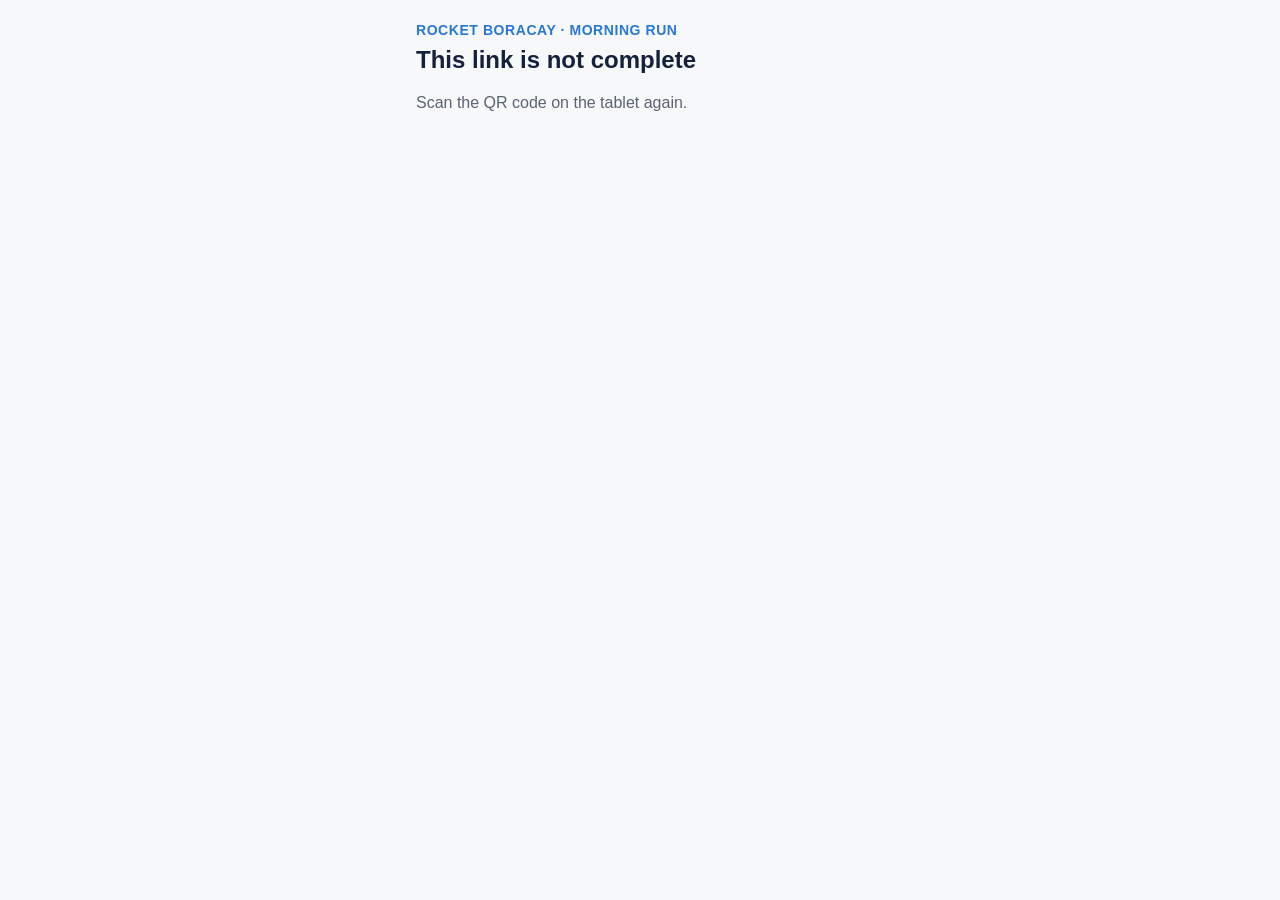
<file: confirm.html>
<!doctype html>
<html lang="en">
<head>
<meta charset="utf-8">
<meta name="viewport" content="width=device-width, initial-scale=1, viewport-fit=cover">
<meta name="robots" content="noindex">
<title>Confirm the cash count</title>
<!-- Pizza 99 OS — the AM cashier confirms the morning run's cash count on their own phone (migration 018, 2026-11-05).
     No login: the one-time code in the link is the key. Reads get_walk_confirm, writes confirm_walk_run; nothing else. -->
<style>
  :root { --bg:#F7F8FA; --card:#FFFFFF; --ink:#14213D; --mut:#5B6475; --line:#DCE2EA; --ok:#067647; --okbg:#ECFDF3; --bad:#B42318; --badbg:#FEF3F2; --brand:#2A78D6; }
  @media (prefers-color-scheme: dark) { :root { --bg:#0F1626; --card:#18223A; --ink:#EEF1F6; --mut:#A3AEC2; --line:#2B3A5C; --okbg:#0B2E1E; --badbg:#3A1512; --ok:#47CD89; --bad:#F97066; } }
  * { box-sizing:border-box }
  body { margin:0; background:var(--bg); color:var(--ink); font:16px/1.45 -apple-system, "Segoe UI", Inter, Roboto, sans-serif; }
  main { max-width:480px; margin:0 auto; padding:20px 16px 40px; }
  .brand { font-weight:600; color:var(--brand); font-size:14px; letter-spacing:.04em; text-transform:uppercase }
  h1 { font-size:24px; line-height:1.2; margin:6px 0 4px }
  .mut { color:var(--mut) } .small { font-size:14px }
  .card { background:var(--card); border:1px solid var(--line); border-radius:12px; padding:16px; margin-top:14px }
  .big { display:grid; grid-template-columns:repeat(3,1fr); gap:8px }
  .big div { display:grid } .big span { font-size:13px; color:var(--mut) } .big b { font-size:20px; font-variant-numeric:tabular-nums }
  table { width:100%; border-collapse:collapse; font-variant-numeric:tabular-nums }
  td { padding:6px 0; border-bottom:1px solid var(--line) } td:last-child, td:nth-child(2) { text-align:right }
  button { font:inherit; font-weight:600; width:100%; min-height:52px; border-radius:10px; border:1px solid var(--line); background:var(--card); color:var(--ink); margin-top:10px; cursor:pointer }
  button.yes { background:var(--ok); border-color:var(--ok); color:#fff }
  button:disabled { opacity:.5 }
  textarea { width:100%; min-height:80px; font:inherit; border:1px solid var(--line); border-radius:10px; padding:10px; background:var(--card); color:var(--ink); margin-top:8px }
  .ok { background:var(--okbg); color:var(--ok) } .bad { background:var(--badbg); color:var(--bad) }
  .note { border-radius:10px; padding:12px; margin-top:14px; font-weight:600 }
</style>
</head>
<body>
<main id="app"><div class="brand">Rocket Boracay · Morning run</div><p class="mut">Loading…</p></main>
<script>
const DB_URL = "https://fuvtcwalsmgufbkozxul.supabase.co", DB_KEY = "sb_publishable_n_au6M6ZgAC38s85asticA_s5Ux-jkF";
const TOK = new URLSearchParams(location.search).get("t") || "";
const app = document.getElementById("app");
const esc = s => String(s == null ? "" : s).replace(/[&<>"']/g, c => ({ "&": "&amp;", "<": "&lt;", ">": "&gt;", '"': "&quot;", "'": "&#39;" }[c]));
const peso = n => "₱" + Number(n || 0).toLocaleString("en-PH", { maximumFractionDigits: 2 });
const day = d => new Date(d + "T00:00:00").toLocaleDateString("en-PH", { weekday: "long", day: "numeric", month: "long" });
const time = t => new Date(t).toLocaleTimeString("en-PH", { hour: "numeric", minute: "2-digit" });
async function rpc(name, args) {
  const r = await fetch(`${DB_URL}/rest/v1/rpc/${name}`, { method: "POST", headers: { apikey: DB_KEY, Authorization: `Bearer ${DB_KEY}`, "Content-Type": "application/json" }, body: JSON.stringify(args) });
  const j = await r.json().catch(() => null);
  if (!r.ok) throw new Error((j && (j.message || j.hint)) || `Error ${r.status}`);
  return j;
}
const head = `<div class="brand">Rocket Boracay · Morning run</div>`;
function stop(title, text) { app.innerHTML = `${head}<h1>${esc(title)}</h1><p class="mut">${esc(text)}</p>`; }
let D = null;
function draw(msg) {
  const rows = [1000, 500, 200, 100, 50, 20, 10, 5, 1].map(d => [d, +((D.cash || {})[d] || 0)]).filter(r => r[1] > 0)
    .map(([d, n]) => `<tr><td>₱${d.toLocaleString("en-PH")}</td><td>× ${n}</td><td>${peso(d * n)}</td></tr>`).join("");
  const done = D.confirmed_at
    ? `<div class="note ${D.confirm_ok ? "ok" : "bad"}">${D.confirm_ok ? "✓ Confirmed as correct" : "✗ Marked as not correct"} at ${esc(time(D.confirmed_at))}.${D.confirm_note ? `<br><span class="small">“${esc(D.confirm_note)}”</span>` : ""}</div>`
    : `<div class="card"><b>${esc(D.cashier || "Cashier")}: did you count this money together, and is it correct?</b>
        <button class="yes" id="yes" onclick="send(true)">Yes, correct. I counted it together.</button>
        <button id="no" onclick="document.getElementById('nobox').hidden=false;this.hidden=true">No, something is not correct</button>
        <div id="nobox" hidden><textarea id="why" placeholder="What is not correct? Example: we counted ₱500 less."></textarea><button onclick="send(false)">Send: not correct</button></div>
        ${msg ? `<div class="note bad small">${esc(msg)}</div>` : ""}</div>`;
  app.innerHTML = `${head}<h1>${esc(D.store)}</h1><div class="mut">${esc(day(D.day))}</div>
    <div class="card big"><div><span>Drawer</span><b>${peso(D.cash_total)}</b></div><div><span>Fund kept</span><b>${peso(D.fund)}</b></div><div><span>Cash sales</span><b>${peso(D.cash_sales)}</b></div></div>
    <div class="card"><table>${rows || `<tr><td class="mut">No notes or coins recorded</td></tr>`}<tr><td><b>Total</b></td><td></td><td><b>${peso(D.cash_total)}</b></td></tr></table></div>${done}`;
}
async function send(ok) {
  const why = ok ? null : (document.getElementById("why").value || "").trim();
  if (!ok && !why) return draw("Write what is not correct.");
  document.querySelectorAll("button").forEach(b => b.disabled = true);
  try { await rpc("confirm_walk_run", { p_token: TOK, p_ok: ok, p_note: why }); D = await rpc("get_walk_confirm", { p_token: TOK }); draw(); }
  catch (e) { draw(e.message); }
}
(async () => {
  if (!/^[0-9a-f]{32}$/.test(TOK)) return stop("This link is not complete", "Scan the QR code on the tablet again.");
  try { D = await rpc("get_walk_confirm", { p_token: TOK }); }
  catch (e) { return stop("No connection", "Check your internet and open the link again."); }
  if (!D || !D.ok) return stop(D && D.reason === "expired" ? "This code has expired" : "This code is not valid", "Ask for a new code on the tablet.");
  draw();
})();
</script>
</body>
</html>
</file>
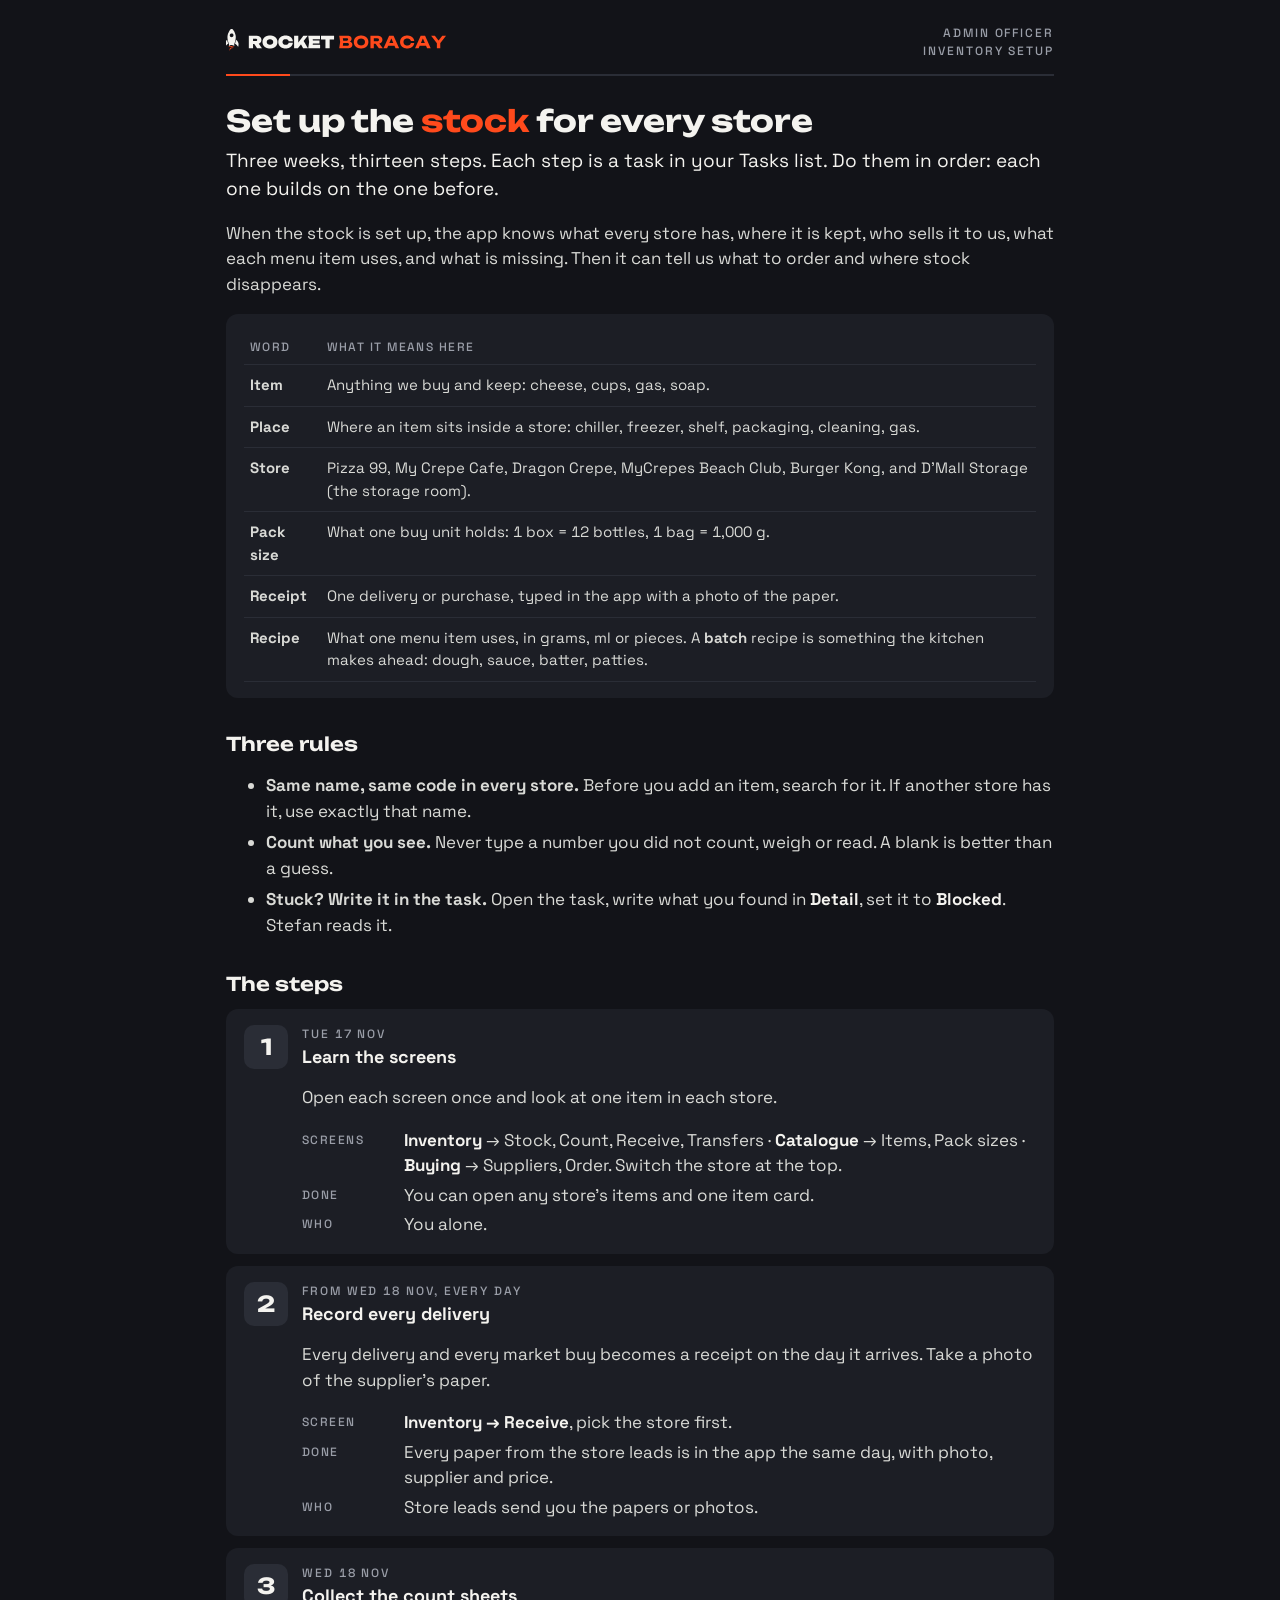
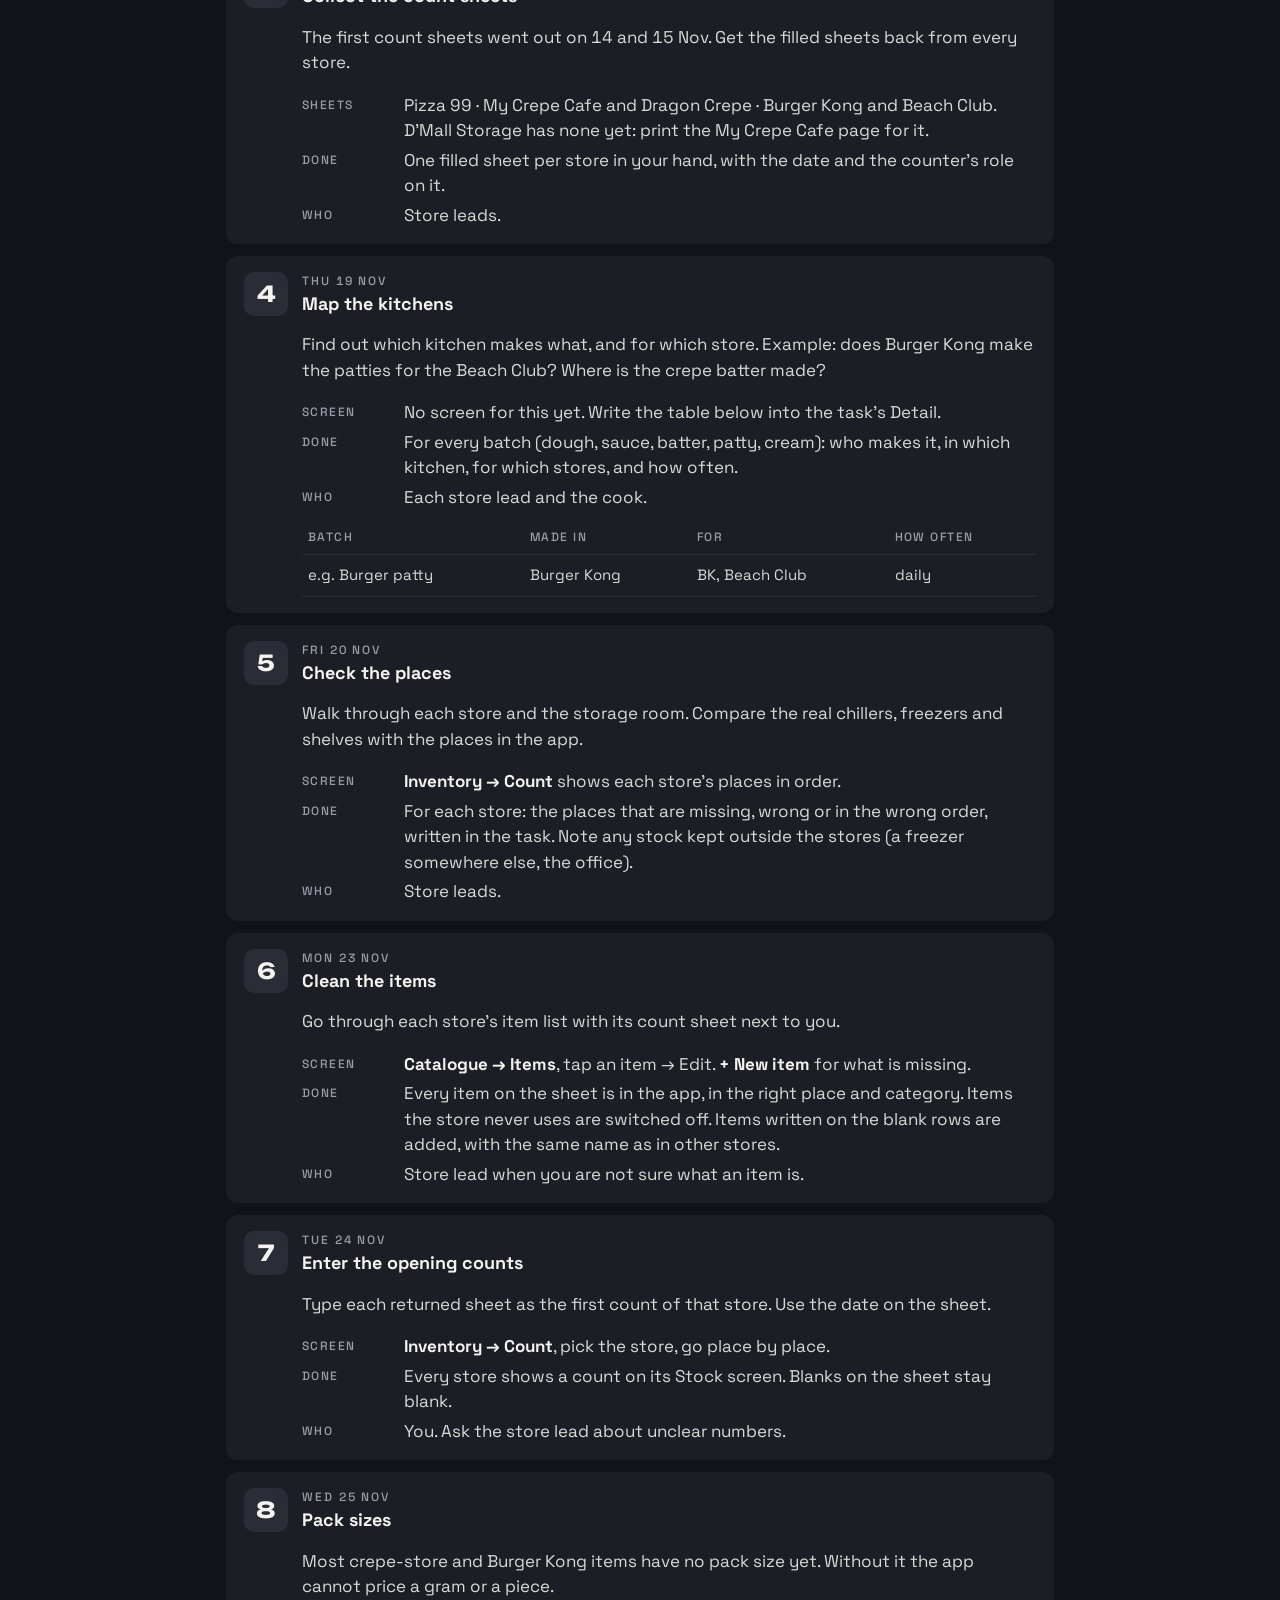
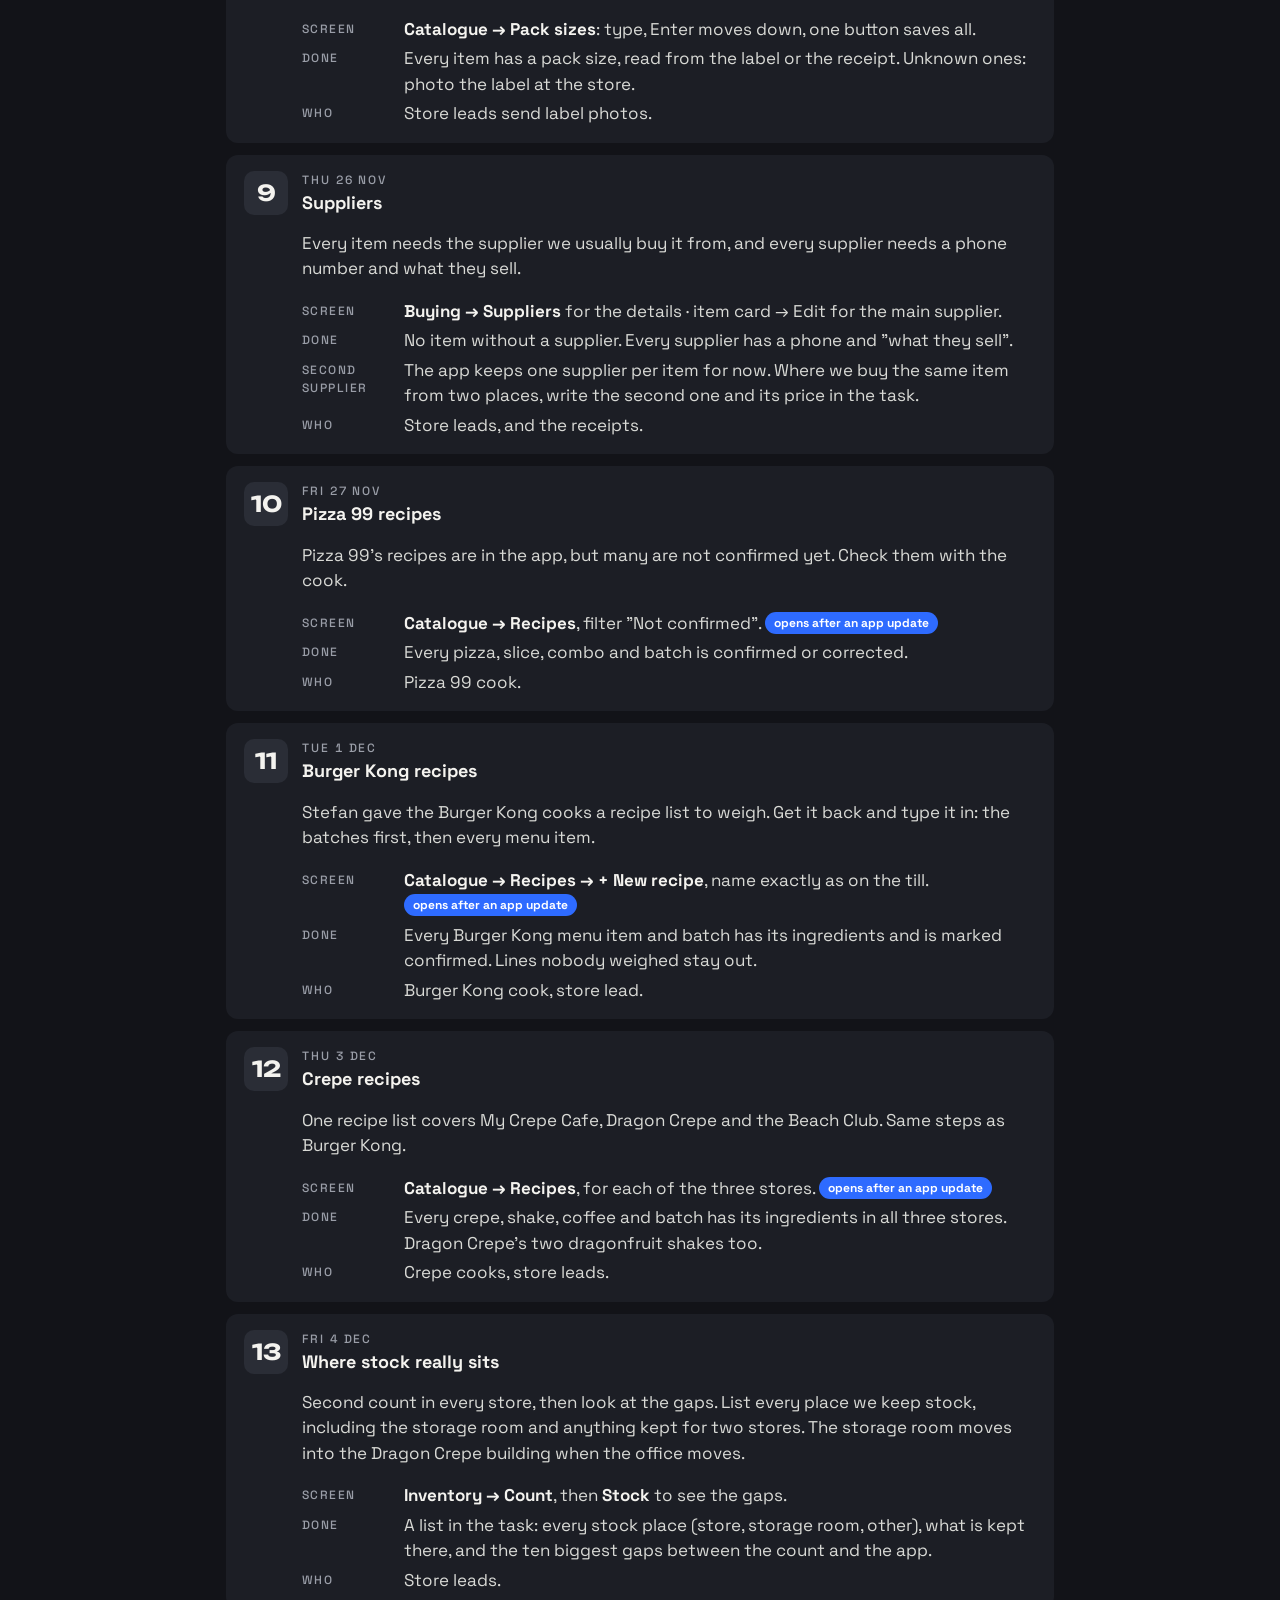
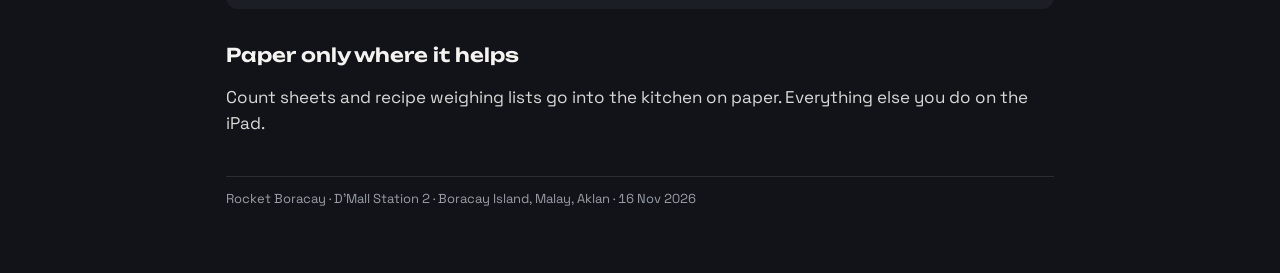
<file: guide-inventory.html>
<!doctype html>
<html lang="en">
<head>
<meta charset="utf-8">
<meta name="viewport" content="width=device-width, initial-scale=1">
<title>Inventory setup guide</title>
<style>
@font-face { font-family: "Unbounded"; font-weight: 700; src: url(fonts/Unbounded-Bold.woff) format("woff"); }
@font-face { font-family: "Unbounded"; font-weight: 600; src: url(fonts/Unbounded-SemiBold.woff) format("woff"); }
@font-face { font-family: "Space Grotesk"; font-weight: 400; src: url(fonts/SpaceGrotesk-Regular.woff) format("woff"); }
@font-face { font-family: "Space Grotesk"; font-weight: 500; src: url(fonts/SpaceGrotesk-Medium.woff) format("woff"); }
@font-face { font-family: "Space Grotesk"; font-weight: 700; src: url(fonts/SpaceGrotesk-Bold.woff) format("woff"); }
:root { --ink: #121318; --card: #1C1E25; --line: #2A2D36; --paper: #F4F3EF; --graphite: #9A9EA8; --orange: #FF4A1C; --mint: #00D68F; --red: #FF2E63; --electric: #2E6BFF; }
* { box-sizing: border-box; }
html, body { margin: 0; background: var(--ink); color: var(--paper); font: 400 17px/1.5 "Space Grotesk", system-ui, sans-serif; font-variant-numeric: tabular-nums; }
main { max-width: 860px; margin: 0 auto; padding: 24px 16px 64px; }
.mast { display: flex; justify-content: space-between; align-items: center; gap: 12px; padding-bottom: 14px; border-bottom: 2px solid var(--line); position: relative; }
.mast::after { content: ""; position: absolute; left: 0; bottom: -2px; width: 64px; height: 2px; background: var(--orange); }
.mast img { width: 220px; max-width: 55%; height: auto; }
.label { font-weight: 500; font-size: 12px; letter-spacing: .16em; text-transform: uppercase; color: var(--graphite); text-align: right; }
h1 { font: 700 30px/1.15 "Unbounded", sans-serif; margin: 28px 0 8px; }
h1 em { font-style: normal; color: var(--orange); }
h2 { font: 600 19px/1.3 "Unbounded", sans-serif; margin: 34px 0 12px; }
.lede { font-size: 19px; color: var(--paper); margin: 0 0 8px; }
p, li { color: #D9DAD6; }
.card { background: var(--card); border-radius: 12px; padding: 16px 18px; margin: 12px 0; }
.step { display: grid; grid-template-columns: 44px 1fr; gap: 0 14px; }
.num { font: 700 22px/1 "Unbounded", sans-serif; color: var(--paper); background: var(--line); border-radius: 10px; width: 44px; height: 44px; display: grid; place-items: center; }
.step h3 { font: 700 18px/1.3 "Space Grotesk", sans-serif; margin: 2px 0 6px; color: var(--paper); }
.step .when { font-weight: 500; font-size: 12px; letter-spacing: .16em; text-transform: uppercase; color: var(--graphite); }
.step dl { display: grid; grid-template-columns: 92px 1fr; gap: 4px 10px; margin: 8px 0 0; }
.step dt { font-weight: 500; font-size: 12px; letter-spacing: .12em; text-transform: uppercase; color: var(--graphite); padding-top: 3px; }
.step dd { margin: 0; color: #D9DAD6; }
.pill { display: inline-block; font-weight: 700; font-size: 12px; padding: 2px 9px; border-radius: 99px; color: var(--ink); vertical-align: 2px; }
.pill.gain { background: var(--mint); } .pill.loss { background: var(--red); } .pill.info { background: var(--electric); color: #fff; }
.scr { font-weight: 700; color: var(--paper); }
table { width: 100%; border-collapse: collapse; font-size: 15px; }
th { text-align: left; font-weight: 500; font-size: 12px; letter-spacing: .12em; text-transform: uppercase; color: var(--graphite); padding: 8px 6px; border-bottom: 1px solid var(--line); }
td { padding: 9px 6px; border-bottom: 1px solid var(--line); vertical-align: top; color: #D9DAD6; }
td.n { text-align: right; }
.rules li { margin: 6px 0; }
.foot { margin-top: 40px; padding-top: 12px; border-top: 1px solid var(--line); font-size: 13px; color: var(--graphite); }
@media (max-width: 560px) { h1 { font-size: 24px; } .step { grid-template-columns: 36px 1fr; } .num { width: 36px; height: 36px; font-size: 18px; } .step dl { grid-template-columns: 1fr; } .step dt { padding-top: 6px; } .hide-s { display: none; } }
</style>
</head>
<body>
<main>
  <header class="mast"><img src="brand/rb-lockup-line-dark.svg" alt="Rocket Boracay"><div class="label">Admin officer<br>Inventory setup</div></header>

  <h1>Set up the <em>stock</em> for every store</h1>
  <p class="lede">Three weeks, thirteen steps. Each step is a task in your Tasks list. Do them in order: each one builds on the one before.</p>
  <p>When the stock is set up, the app knows what every store has, where it is kept, who sells it to us, what each menu item uses, and what is missing. Then it can tell us what to order and where stock disappears.</p>

  <div class="card">
    <table>
      <tr><th>Word</th><th>What it means here</th></tr>
      <tr><td><b>Item</b></td><td>Anything we buy and keep: cheese, cups, gas, soap.</td></tr>
      <tr><td><b>Place</b></td><td>Where an item sits inside a store: chiller, freezer, shelf, packaging, cleaning, gas.</td></tr>
      <tr><td><b>Store</b></td><td>Pizza 99, My Crepe Cafe, Dragon Crepe, MyCrepes Beach Club, Burger Kong, and D'Mall Storage (the storage room).</td></tr>
      <tr><td><b>Pack size</b></td><td>What one buy unit holds: 1 box = 12 bottles, 1 bag = 1,000 g.</td></tr>
      <tr><td><b>Receipt</b></td><td>One delivery or purchase, typed in the app with a photo of the paper.</td></tr>
      <tr><td><b>Recipe</b></td><td>What one menu item uses, in grams, ml or pieces. A <b>batch</b> recipe is something the kitchen makes ahead: dough, sauce, batter, patties.</td></tr>
    </table>
  </div>

  <h2>Three rules</h2>
  <ul class="rules">
    <li><b>Same name, same code in every store.</b> Before you add an item, search for it. If another store has it, use exactly that name.</li>
    <li><b>Count what you see.</b> Never type a number you did not count, weigh or read. A blank is better than a guess.</li>
    <li><b>Stuck? Write it in the task.</b> Open the task, write what you found in <span class="scr">Detail</span>, set it to <span class="scr">Blocked</span>. Stefan reads it.</li>
  </ul>

  <h2>The steps</h2>

  <div class="card step"><div class="num">1</div><div><div class="when">Tue 17 Nov</div><h3>Learn the screens</h3>
    <p>Open each screen once and look at one item in each store.</p>
    <dl><dt>Screens</dt><dd><span class="scr">Inventory</span> → Stock, Count, Receive, Transfers · <span class="scr">Catalogue</span> → Items, Pack sizes · <span class="scr">Buying</span> → Suppliers, Order. Switch the store at the top.</dd>
    <dt>Done</dt><dd>You can open any store's items and one item card.</dd>
    <dt>Who</dt><dd>You alone.</dd></dl></div></div>

  <div class="card step"><div class="num">2</div><div><div class="when">From Wed 18 Nov, every day</div><h3>Record every delivery</h3>
    <p>Every delivery and every market buy becomes a receipt on the day it arrives. Take a photo of the supplier's paper.</p>
    <dl><dt>Screen</dt><dd><span class="scr">Inventory → Receive</span>, pick the store first.</dd>
    <dt>Done</dt><dd>Every paper from the store leads is in the app the same day, with photo, supplier and price.</dd>
    <dt>Who</dt><dd>Store leads send you the papers or photos.</dd></dl></div></div>

  <div class="card step"><div class="num">3</div><div><div class="when">Wed 18 Nov</div><h3>Collect the count sheets</h3>
    <p>The first count sheets went out on 14 and 15 Nov. Get the filled sheets back from every store.</p>
    <dl><dt>Sheets</dt><dd>Pizza 99 · My Crepe Cafe and Dragon Crepe · Burger Kong and Beach Club. D'Mall Storage has none yet: print the My Crepe Cafe page for it.</dd>
    <dt>Done</dt><dd>One filled sheet per store in your hand, with the date and the counter's role on it.</dd>
    <dt>Who</dt><dd>Store leads.</dd></dl></div></div>

  <div class="card step"><div class="num">4</div><div><div class="when">Thu 19 Nov</div><h3>Map the kitchens</h3>
    <p>Find out which kitchen makes what, and for which store. Example: does Burger Kong make the patties for the Beach Club? Where is the crepe batter made?</p>
    <dl><dt>Screen</dt><dd>No screen for this yet. Write the table below into the task's Detail.</dd>
    <dt>Done</dt><dd>For every batch (dough, sauce, batter, patty, cream): who makes it, in which kitchen, for which stores, and how often.</dd>
    <dt>Who</dt><dd>Each store lead and the cook.</dd></dl>
    <table style="margin-top:10px"><tr><th>Batch</th><th>Made in</th><th>For</th><th class="hide-s">How often</th></tr>
      <tr><td>e.g. Burger patty</td><td>Burger Kong</td><td>BK, Beach Club</td><td class="hide-s">daily</td></tr></table></div></div>

  <div class="card step"><div class="num">5</div><div><div class="when">Fri 20 Nov</div><h3>Check the places</h3>
    <p>Walk through each store and the storage room. Compare the real chillers, freezers and shelves with the places in the app.</p>
    <dl><dt>Screen</dt><dd><span class="scr">Inventory → Count</span> shows each store's places in order.</dd>
    <dt>Done</dt><dd>For each store: the places that are missing, wrong or in the wrong order, written in the task. Note any stock kept outside the stores (a freezer somewhere else, the office).</dd>
    <dt>Who</dt><dd>Store leads.</dd></dl></div></div>

  <div class="card step"><div class="num">6</div><div><div class="when">Mon 23 Nov</div><h3>Clean the items</h3>
    <p>Go through each store's item list with its count sheet next to you.</p>
    <dl><dt>Screen</dt><dd><span class="scr">Catalogue → Items</span>, tap an item → Edit. <span class="scr">+ New item</span> for what is missing.</dd>
    <dt>Done</dt><dd>Every item on the sheet is in the app, in the right place and category. Items the store never uses are switched off. Items written on the blank rows are added, with the same name as in other stores.</dd>
    <dt>Who</dt><dd>Store lead when you are not sure what an item is.</dd></dl></div></div>

  <div class="card step"><div class="num">7</div><div><div class="when">Tue 24 Nov</div><h3>Enter the opening counts</h3>
    <p>Type each returned sheet as the first count of that store. Use the date on the sheet.</p>
    <dl><dt>Screen</dt><dd><span class="scr">Inventory → Count</span>, pick the store, go place by place.</dd>
    <dt>Done</dt><dd>Every store shows a count on its Stock screen. Blanks on the sheet stay blank.</dd>
    <dt>Who</dt><dd>You. Ask the store lead about unclear numbers.</dd></dl></div></div>

  <div class="card step"><div class="num">8</div><div><div class="when">Wed 25 Nov</div><h3>Pack sizes</h3>
    <p>Most crepe-store and Burger Kong items have no pack size yet. Without it the app cannot price a gram or a piece.</p>
    <dl><dt>Screen</dt><dd><span class="scr">Catalogue → Pack sizes</span>: type, Enter moves down, one button saves all.</dd>
    <dt>Done</dt><dd>Every item has a pack size, read from the label or the receipt. Unknown ones: photo the label at the store.</dd>
    <dt>Who</dt><dd>Store leads send label photos.</dd></dl></div></div>

  <div class="card step"><div class="num">9</div><div><div class="when">Thu 26 Nov</div><h3>Suppliers</h3>
    <p>Every item needs the supplier we usually buy it from, and every supplier needs a phone number and what they sell.</p>
    <dl><dt>Screen</dt><dd><span class="scr">Buying → Suppliers</span> for the details · item card → Edit for the main supplier.</dd>
    <dt>Done</dt><dd>No item without a supplier. Every supplier has a phone and "what they sell".</dd>
    <dt>Second supplier</dt><dd>The app keeps one supplier per item for now. Where we buy the same item from two places, write the second one and its price in the task.</dd>
    <dt>Who</dt><dd>Store leads, and the receipts.</dd></dl></div></div>

  <div class="card step"><div class="num">10</div><div><div class="when">Fri 27 Nov</div><h3>Pizza 99 recipes</h3>
    <p>Pizza 99's recipes are in the app, but many are not confirmed yet. Check them with the cook.</p>
    <dl><dt>Screen</dt><dd><span class="scr">Catalogue → Recipes</span>, filter "Not confirmed". <span class="pill info">opens after an app update</span></dd>
    <dt>Done</dt><dd>Every pizza, slice, combo and batch is confirmed or corrected.</dd>
    <dt>Who</dt><dd>Pizza 99 cook.</dd></dl></div></div>

  <div class="card step"><div class="num">11</div><div><div class="when">Tue 1 Dec</div><h3>Burger Kong recipes</h3>
    <p>Stefan gave the Burger Kong cooks a recipe list to weigh. Get it back and type it in: the batches first, then every menu item.</p>
    <dl><dt>Screen</dt><dd><span class="scr">Catalogue → Recipes → + New recipe</span>, name exactly as on the till. <span class="pill info">opens after an app update</span></dd>
    <dt>Done</dt><dd>Every Burger Kong menu item and batch has its ingredients and is marked confirmed. Lines nobody weighed stay out.</dd>
    <dt>Who</dt><dd>Burger Kong cook, store lead.</dd></dl></div></div>

  <div class="card step"><div class="num">12</div><div><div class="when">Thu 3 Dec</div><h3>Crepe recipes</h3>
    <p>One recipe list covers My Crepe Cafe, Dragon Crepe and the Beach Club. Same steps as Burger Kong.</p>
    <dl><dt>Screen</dt><dd><span class="scr">Catalogue → Recipes</span>, for each of the three stores. <span class="pill info">opens after an app update</span></dd>
    <dt>Done</dt><dd>Every crepe, shake, coffee and batch has its ingredients in all three stores. Dragon Crepe's two dragonfruit shakes too.</dd>
    <dt>Who</dt><dd>Crepe cooks, store leads.</dd></dl></div></div>

  <div class="card step"><div class="num">13</div><div><div class="when">Fri 4 Dec</div><h3>Where stock really sits</h3>
    <p>Second count in every store, then look at the gaps. List every place we keep stock, including the storage room and anything kept for two stores. The storage room moves into the Dragon Crepe building when the office moves.</p>
    <dl><dt>Screen</dt><dd><span class="scr">Inventory → Count</span>, then <span class="scr">Stock</span> to see the gaps.</dd>
    <dt>Done</dt><dd>A list in the task: every stock place (store, storage room, other), what is kept there, and the ten biggest gaps between the count and the app.</dd>
    <dt>Who</dt><dd>Store leads.</dd></dl></div></div>

  <h2>Paper only where it helps</h2>
  <p>Count sheets and recipe weighing lists go into the kitchen on paper. Everything else you do on the iPad.</p>

  <div class="foot">Rocket Boracay · D'Mall Station 2 · Boracay Island, Malay, Aklan · 16 Nov 2026</div>
</main>
</body>
</html>
</file>
